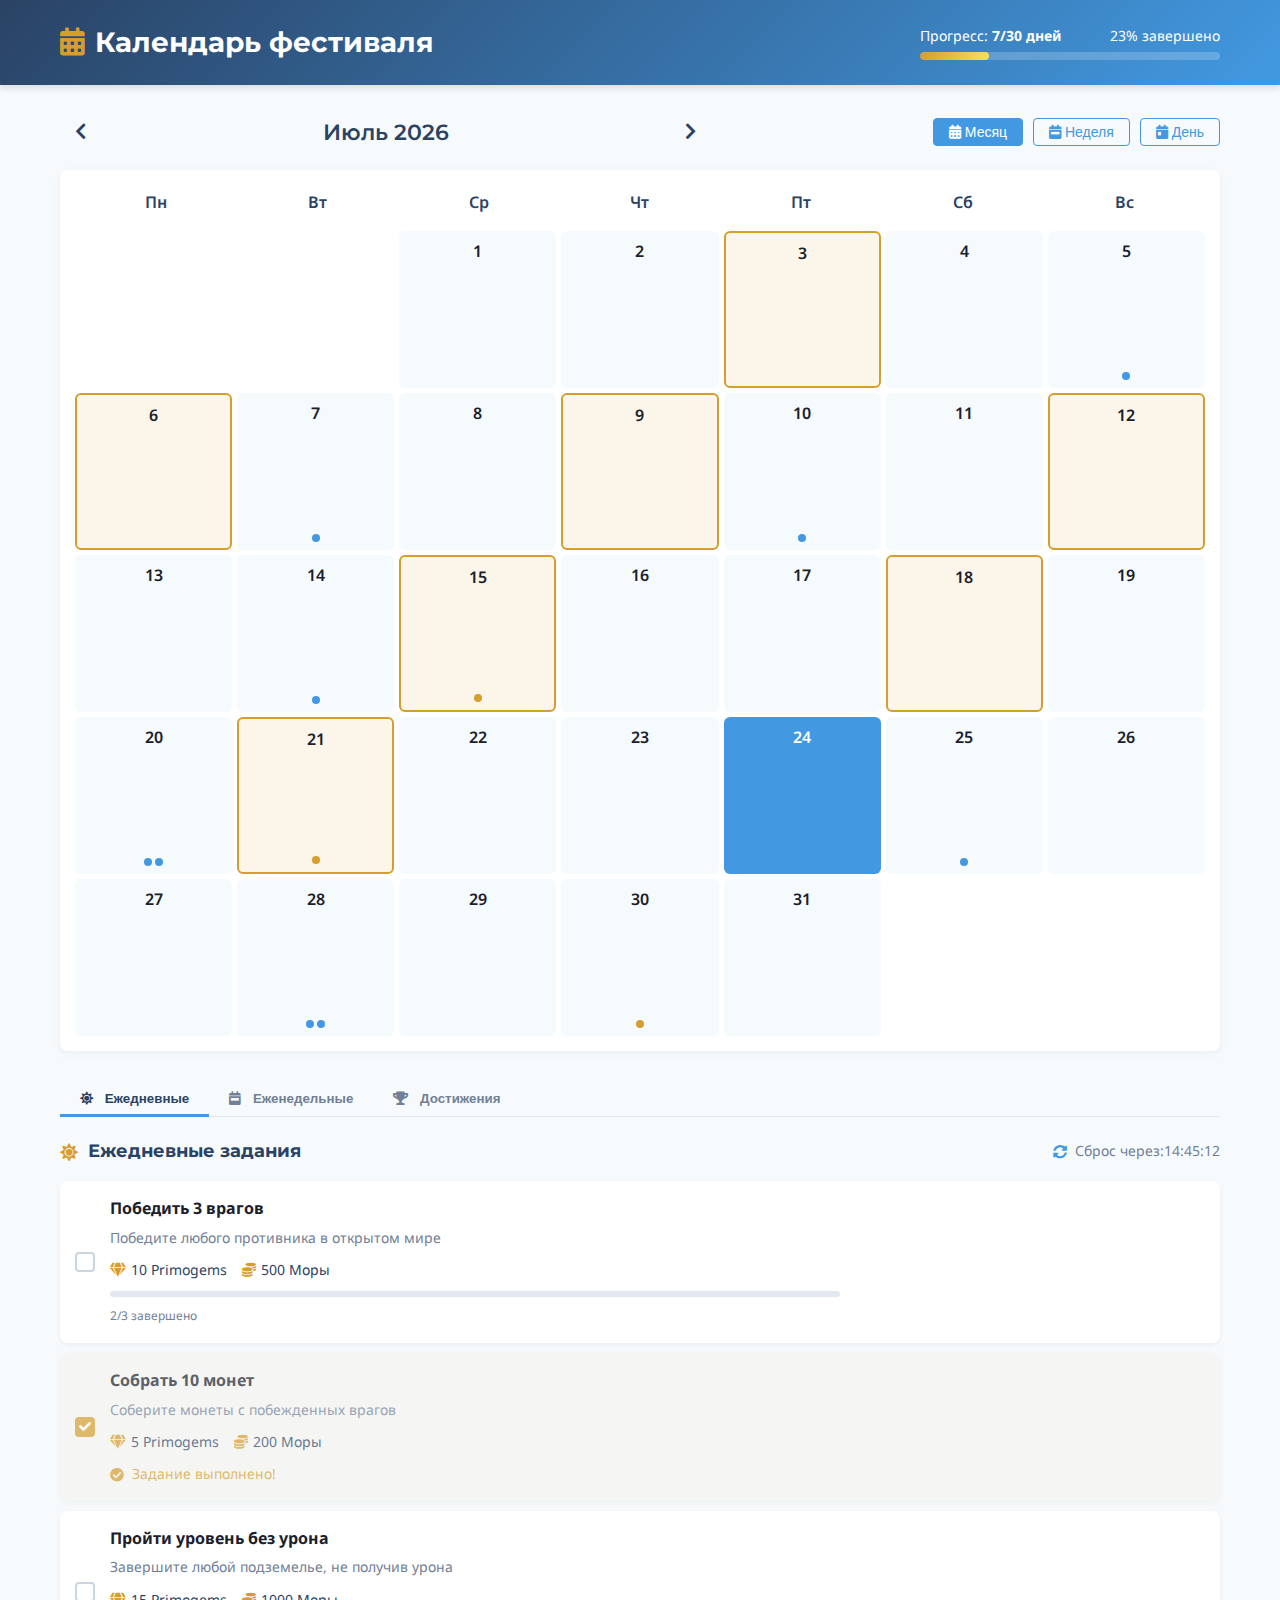
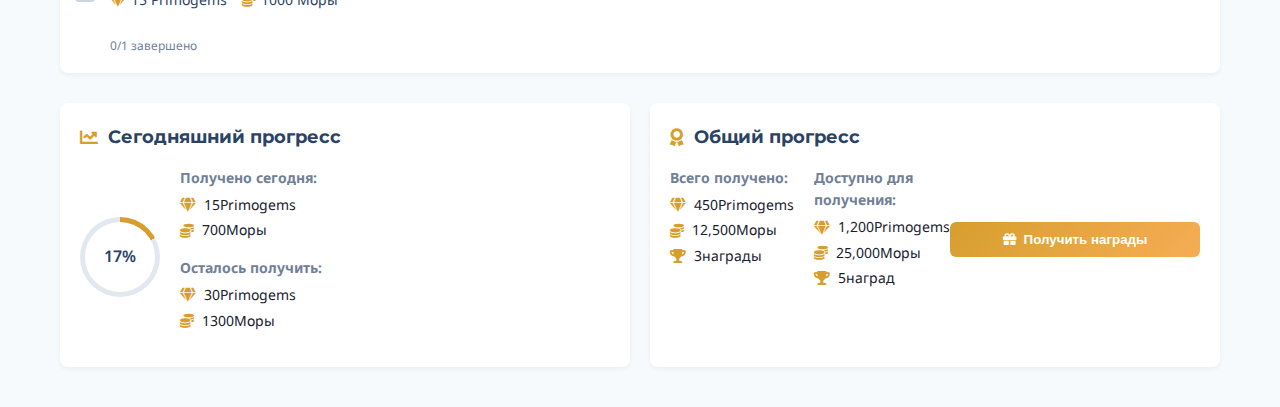
<file: sss/calendar.html>
<!DOCTYPE html>
<html lang="ru">
<head>
  <meta charset="UTF-8">
  <meta name="viewport" content="width=device-width, initial-scale=1.0">
  <title>Календарь событий | Летний фестиваль Genshin Impact 2025</title>
  <meta name="description" content="Календарь событий и заданий летнего фестиваля Genshin Impact 2025">
  <link rel="stylesheet" href="https://cdnjs.cloudflare.com/ajax/libs/font-awesome/5.15.4/css/all.min.css">
  <link href="https://fonts.googleapis.com/css2?family=Noto+Sans:wght@400;500;600;700&family=Montserrat:wght@600;700&display=swap" rel="stylesheet">
  <style>
    :root {
      --genshin-blue: #2a4365;
      --genshin-light-blue: #4299e1;
      --genshin-gold: #d69e2e;
      --genshin-dark: #1a202c;
      --genshin-bg: #f7fafc;
      --genshin-card-bg: #ffffff;
    }
    
    * {
      box-sizing: border-box;
      margin: 0;
      padding: 0;
    }
    
    body {
      font-family: 'Noto Sans', sans-serif;
      background-color: var(--genshin-bg);
      color: var(--genshin-dark);
      line-height: 1.6;
    }
    
    .container {
      max-width: 1200px;
      margin: 0 auto;
      padding: 0 20px;
    }
    
    /* Header Styles */
    .calendar-header {
      background: linear-gradient(135deg, var(--genshin-blue) 0%, var(--genshin-light-blue) 100%);
      color: white;
      padding: 20px 0;
      box-shadow: 0 4px 6px rgba(0, 0, 0, 0.1);
    }
    
    .header-content {
      display: flex;
      justify-content: space-between;
      align-items: center;
      flex-wrap: wrap;
    }
    
    .page-title {
      font-family: 'Montserrat', sans-serif;
      font-size: 28px;
      font-weight: 700;
      display: flex;
      align-items: center;
    }
    
    .page-title i {
      margin-right: 10px;
      color: var(--genshin-gold);
    }
    
    .event-progress {
      width: 300px;
    }
    
    .progress-info {
      display: flex;
      justify-content: space-between;
      margin-bottom: 5px;
      font-size: 14px;
    }
    
    .progress-bar {
      height: 8px;
      background-color: rgba(255, 255, 255, 0.2);
      border-radius: 4px;
      overflow: hidden;
    }
    
    .progress-fill {
      height: 100%;
      background: linear-gradient(90deg, var(--genshin-gold) 0%, #f6e05e 100%);
      border-radius: 4px;
      transition: width 0.5s ease;
    }
    
    /* Calendar Controls */
    .calendar-controls {
      display: flex;
      justify-content: space-between;
      align-items: center;
      margin: 30px 0 20px;
      flex-wrap: wrap;
    }
    
    .calendar-nav {
      background: none;
      border: none;
      font-size: 18px;
      color: var(--genshin-blue);
      cursor: pointer;
      padding: 5px 15px;
      border-radius: 4px;
      transition: all 0.3s ease;
    }
    
    .calendar-nav:hover {
      background-color: rgba(66, 153, 225, 0.1);
    }
    
    .current-month {
      font-family: 'Montserrat', sans-serif;
      font-size: 22px;
      font-weight: 600;
      color: var(--genshin-blue);
    }
    
    .view-options {
      display: flex;
      gap: 10px;
    }
    
    .view-option {
      background: none;
      border: 1px solid var(--genshin-light-blue);
      color: var(--genshin-light-blue);
      padding: 5px 15px;
      border-radius: 4px;
      cursor: pointer;
      font-size: 14px;
      transition: all 0.3s ease;
    }
    
    .view-option.active {
      background-color: var(--genshin-light-blue);
      color: white;
    }
    
    .view-option:hover:not(.active) {
      background-color: rgba(66, 153, 225, 0.1);
    }
    
    /* Calendar Grid */
    .calendar-grid {
      background-color: var(--genshin-card-bg);
      border-radius: 8px;
      box-shadow: 0 2px 10px rgba(0, 0, 0, 0.05);
      padding: 15px;
      margin-bottom: 30px;
    }
    
    .day-names {
      display: grid;
      grid-template-columns: repeat(7, 1fr);
      text-align: center;
      font-weight: 600;
      color: var(--genshin-blue);
      margin-bottom: 10px;
    }
    
    .day-name {
      padding: 5px;
    }
    
    .day-grid {
      display: grid;
      grid-template-columns: repeat(7, 1fr);
      gap: 5px;
    }
    
    .day {
      aspect-ratio: 1;
      display: flex;
      flex-direction: column;
      align-items: center;
      justify-content: space-between;
      padding: 8px;
      border-radius: 6px;
      cursor: pointer;
      transition: all 0.3s ease;
      position: relative;
      background-color: rgba(66, 153, 225, 0.05);
    }
    
    .day.empty {
      visibility: hidden;
    }
    
    .day:hover:not(.empty) {
      background-color: rgba(66, 153, 225, 0.1);
    }
    
    .day.active {
      background-color: var(--genshin-light-blue);
      color: white;
    }
    
    .day.completed {
      background-color: rgba(214, 158, 46, 0.1);
      border: 2px solid var(--genshin-gold);
    }
    
    .day-number {
      font-weight: 600;
      font-size: 16px;
    }
    
    .day-events {
      display: flex;
      gap: 3px;
    }
    
    .event-dot {
      width: 8px;
      height: 8px;
      border-radius: 50%;
      background-color: var(--genshin-light-blue);
    }
    
    .event-dot.primary {
      background-color: var(--genshin-gold);
    }
    
    .day.active .event-dot {
      background-color: white;
    }
    
    .day.active .event-dot.primary {
      background-color: #f6e05e;
    }
    
    /* Quests Section */
    .quests-section {
      margin-bottom: 40px;
    }
    
    .quests-tabs {
      display: flex;
      border-bottom: 1px solid #e2e8f0;
      margin-bottom: 20px;
    }
    
    .quest-tab {
      background: none;
      border: none;
      padding: 10px 20px;
      font-weight: 600;
      color: #718096;
      cursor: pointer;
      position: relative;
      transition: all 0.3s ease;
    }
    
    .quest-tab.active {
      color: var(--genshin-blue);
    }
    
    .quest-tab.active::after {
      content: '';
      position: absolute;
      bottom: -1px;
      left: 0;
      right: 0;
      height: 3px;
      background-color: var(--genshin-light-blue);
    }
    
    .quest-tab i {
      margin-right: 8px;
    }
    
    .quest-tab-content {
      display: none;
    }
    
    .quest-tab-content.active {
      display: block;
    }
    
    .quest-header {
      display: flex;
      justify-content: space-between;
      align-items: center;
      margin-bottom: 15px;
    }
    
    .quest-header h3 {
      font-family: 'Montserrat', sans-serif;
      font-size: 18px;
      color: var(--genshin-blue);
      display: flex;
      align-items: center;
    }
    
    .quest-header h3 i {
      margin-right: 10px;
      color: var(--genshin-gold);
    }
    
    .quest-reset {
      font-size: 14px;
      color: #718096;
      display: flex;
      align-items: center;
    }
    
    .quest-reset i {
      margin-right: 8px;
      color: var(--genshin-light-blue);
    }
    
    /* Tasks List */
    .tasks-list {
      list-style: none;
    }
    
    .task-item {
      background-color: var(--genshin-card-bg);
      border-radius: 8px;
      padding: 15px;
      margin-bottom: 10px;
      box-shadow: 0 2px 5px rgba(0, 0, 0, 0.05);
      display: flex;
      transition: all 0.3s ease;
    }
    
    .task-item:hover {
      box-shadow: 0 4px 10px rgba(0, 0, 0, 0.1);
    }
    
    .task-item.completed {
      opacity: 0.7;
      background-color: rgba(214, 158, 46, 0.05);
    }
    
    .task-checkbox {
      margin-right: 15px;
      display: flex;
      align-items: center;
    }
    
    .task-checkbox input {
      display: none;
    }
    
    .task-checkbox label {
      width: 20px;
      height: 20px;
      border: 2px solid #cbd5e0;
      border-radius: 4px;
      cursor: pointer;
      position: relative;
      transition: all 0.3s ease;
    }
    
    .task-checkbox input:checked + label {
      background-color: var(--genshin-gold);
      border-color: var(--genshin-gold);
    }
    
    .task-checkbox input:checked + label::after {
      content: '\f00c';
      font-family: 'Font Awesome 5 Free';
      font-weight: 900;
      position: absolute;
      top: 50%;
      left: 50%;
      transform: translate(-50%, -50%);
      color: white;
      font-size: 12px;
    }
    
    .task-info {
      flex: 1;
    }
    
    .task-info h4 {
      font-size: 16px;
      margin-bottom: 5px;
      color: var(--genshin-dark);
    }
    
    .task-description {
      font-size: 14px;
      color: #718096;
      margin-bottom: 10px;
    }
    
    .task-reward {
      display: flex;
      gap: 15px;
      margin-bottom: 10px;
    }
    
    .reward-item {
      font-size: 14px;
      color: var(--genshin-blue);
      display: flex;
      align-items: center;
    }
    
    .reward-item i {
      margin-right: 5px;
      color: var(--genshin-gold);
    }
    
    .task-progress {
      margin-top: 10px;
    }
    
    .task-progress .progress-bar {
      height: 6px;
      background-color: #e2e8f0;
      border-radius: 3px;
      margin-bottom: 5px;
      overflow: hidden;
    }
    
    .task-progress .progress-bar > div {
      height: 100%;
      background: linear-gradient(90deg, var(--genshin-gold) 0%, #f6e05e 100%);
      border-radius: 3px;
      transition: width 0.5s ease;
    }
    
    .task-progress span {
      font-size: 12px;
      color: #718096;
    }
    
    .task-complete {
      font-size: 14px;
      color: var(--genshin-gold);
      display: flex;
      align-items: center;
      margin-top: 5px;
    }
    
    .task-complete i {
      margin-right: 8px;
    }
    
    /* Achievements Grid */
    .achievements-grid {
      display: grid;
      grid-template-columns: repeat(auto-fill, minmax(250px, 1fr));
      gap: 15px;
    }
    
    .achievement-card {
      background-color: var(--genshin-card-bg);
      border-radius: 8px;
      padding: 15px;
      box-shadow: 0 2px 5px rgba(0, 0, 0, 0.05);
      text-align: center;
      transition: all 0.3s ease;
    }
    
    .achievement-card:hover {
      box-shadow: 0 4px 10px rgba(0, 0, 0, 0.1);
    }
    
    .achievement-card.locked {
      opacity: 0.6;
    }
    
    .achievement-card.in-progress {
      border-left: 4px solid var(--genshin-light-blue);
    }
    
    .achievement-card.unlocked {
      border-left: 4px solid var(--genshin-gold);
    }
    
    .achievement-icon {
      width: 50px;
      height: 50px;
      background-color: rgba(66, 153, 225, 0.1);
      border-radius: 50%;
      display: flex;
      align-items: center;
      justify-content: center;
      margin: 0 auto 15px;
      color: var(--genshin-light-blue);
      font-size: 20px;
    }
    
    .achievement-card.unlocked .achievement-icon {
      background-color: rgba(214, 158, 46, 0.1);
      color: var(--genshin-gold);
    }
    
    .achievement-card h4 {
      font-size: 16px;
      margin-bottom: 5px;
      color: var(--genshin-dark);
    }
    
    .achievement-card p {
      font-size: 14px;
      color: #718096;
      margin-bottom: 10px;
    }
    
    .achievement-progress {
      font-size: 14px;
      color: var(--genshin-blue);
      margin-bottom: 10px;
    }
    
    .achievement-complete {
      font-size: 14px;
      color: var(--genshin-gold);
      display: flex;
      align-items: center;
      justify-content: center;
      margin-bottom: 10px;
    }
    
    .achievement-complete i {
      margin-right: 8px;
    }
    
    .achievement-reward {
      font-size: 14px;
      color: var(--genshin-gold);
      display: flex;
      align-items: center;
      justify-content: center;
    }
    
    .achievement-reward i {
      margin-right: 8px;
    }
    
    /* Summary Cards */
    .quests-summary {
      display: grid;
      grid-template-columns: 1fr 1fr;
      gap: 20px;
      margin-top: 30px;
    }
    
    .summary-card {
      background-color: var(--genshin-card-bg);
      border-radius: 8px;
      padding: 20px;
      box-shadow: 0 2px 5px rgba(0, 0, 0, 0.05);
    }
    
    .summary-card h4 {
      font-family: 'Montserrat', sans-serif;
      font-size: 18px;
      color: var(--genshin-blue);
      margin-bottom: 15px;
      display: flex;
      align-items: center;
    }
    
    .summary-card h4 i {
      margin-right: 10px;
      color: var(--genshin-gold);
    }
    
    .summary-content {
      display: flex;
      align-items: center;
    }
    
    .progress-circle {
      width: 80px;
      height: 80px;
      border-radius: 50%;
      background: conic-gradient(var(--genshin-gold) 33%, #e2e8f0 33%);
      display: flex;
      align-items: center;
      justify-content: center;
      margin-right: 20px;
      position: relative;
    }
    
    .progress-circle::before {
      content: '';
      position: absolute;
      width: 70px;
      height: 70px;
      background-color: white;
      border-radius: 50%;
    }
    
    .progress-circle span {
      position: relative;
      font-weight: 600;
      color: var(--genshin-blue);
    }
    
    .summary-details {
      flex: 1;
    }
    
    .rewards-earned, .rewards-remaining {
      margin-bottom: 15px;
    }
    
    .rewards-earned h5, .rewards-remaining h5 {
      font-size: 14px;
      color: #718096;
      margin-bottom: 5px;
    }
    
    .rewards-earned ul, .rewards-remaining ul {
      list-style: none;
    }
    
    .rewards-earned li, .rewards-remaining li {
      font-size: 14px;
      color: var(--genshin-dark);
      margin-bottom: 3px;
      display: flex;
      align-items: center;
    }
    
    .rewards-earned i, .rewards-remaining i {
      margin-right: 8px;
      color: var(--genshin-gold);
    }
    
    .total-rewards {
      display: grid;
      grid-template-columns: 1fr 1fr;
      gap: 20px;
      margin-bottom: 20px;
    }
    
    .rewards-collected h5, .rewards-available h5 {
      font-size: 14px;
      color: #718096;
      margin-bottom: 5px;
    }
    
    .rewards-collected ul, .rewards-available ul {
      list-style: none;
    }
    
    .rewards-collected li, .rewards-available li {
      font-size: 14px;
      color: var(--genshin-dark);
      margin-bottom: 3px;
      display: flex;
      align-items: center;
    }
    
    .rewards-collected i, .rewards-available i {
      margin-right: 8px;
      color: var(--genshin-gold);
    }
    
    .btn {
      display: inline-flex;
      align-items: center;
      justify-content: center;
      padding: 10px 20px;
      border-radius: 6px;
      font-weight: 600;
      cursor: pointer;
      transition: all 0.3s ease;
      border: none;
      text-decoration: none;
    }
    
    .btn-primary {
      background: linear-gradient(135deg, var(--genshin-gold) 0%, #f6ad55 100%);
      color: white;
    }
    
    .btn-primary:hover {
      background: linear-gradient(135deg, #b7791f 0%, #dd6b20 100%);
    }
    
    .btn-claim {
      width: 100%;
    }
    
    .btn-claim i {
      margin-right: 8px;
    }
    
    /* Responsive */
    @media (max-width: 768px) {
      .header-content {
        flex-direction: column;
        align-items: flex-start;
      }
      
      .event-progress {
        width: 100%;
        margin-top: 15px;
      }
      
      .calendar-controls {
        flex-direction: column;
        align-items: flex-start;
        gap: 15px;
      }
      
      .view-options {
        width: 100%;
        justify-content: space-between;
      }
      
      .quests-summary {
        grid-template-columns: 1fr;
      }
      
      .total-rewards {
        grid-template-columns: 1fr;
      }
    }
  </style>
</head>
<body>
  <header class="calendar-header">
    <div class="container">
      <div class="header-content">
        <h1 class="page-title">
          <i class="fas fa-calendar-alt"></i> Календарь фестиваля
        </h1>
        <div class="event-progress">
          <div class="progress-info">
            <span class="progress-text">Прогресс: <strong>12/30 дней</strong></span>
            <span class="progress-percent">40% завершено</span>
          </div>
          <div class="progress-bar">
            <div class="progress-fill" style="width: 40%"></div>
          </div>
        </div>
      </div>
    </div>
  </header>

  <main class="calendar-page">
    <div class="container">
      <div class="calendar-controls">
        <button class="calendar-nav prev-month">
          <i class="fas fa-chevron-left"></i>
        </button>
        <h2 class="current-month">Июль 2025</h2>
        <button class="calendar-nav next-month">
          <i class="fas fa-chevron-right"></i>
        </button>
        
        <div class="view-options">
          <button class="view-option active" data-view="month">
            <i class="fas fa-calendar-alt"></i> Месяц
          </button>
          <button class="view-option" data-view="week">
            <i class="fas fa-calendar-week"></i> Неделя
          </button>
          <button class="view-option" data-view="day">
            <i class="fas fa-calendar-day"></i> День
          </button>
        </div>
      </div>

      <section class="calendar-grid">
        <div class="day-names">
          <div class="day-name">Пн</div>
          <div class="day-name">Вт</div>
          <div class="day-name">Ср</div>
          <div class="day-name">Чт</div>
          <div class="day-name">Пт</div>
          <div class="day-name">Сб</div>
          <div class="day-name">Вс</div>
        </div>
        
        <div class="day-grid" id="dayGrid">
          <!-- Days will be generated by JavaScript -->
        </div>
      </section>

      <section class="quests-section">
        <div class="quests-tabs">
          <button class="quest-tab active" data-tab="daily">
            <i class="fas fa-sun"></i> Ежедневные
          </button>
          <button class="quest-tab" data-tab="weekly">
            <i class="fas fa-calendar-week"></i> Еженедельные
          </button>
          <button class="quest-tab" data-tab="achievements">
            <i class="fas fa-trophy"></i> Достижения
          </button>
        </div>
        
        <div class="quests-content">
          <div id="dailyTasks" class="quest-tab-content active">
            <div class="quest-header">
              <h3><i class="fas fa-sun"></i> Ежедневные задания</h3>
              <div class="quest-reset">
                <i class="fas fa-sync-alt"></i> Сброс через: <span id="dailyReset">12:34:56</span>
              </div>
            </div>
            <ul class="tasks-list" id="dailyTasksList">
              <!-- Daily tasks will be populated by JavaScript -->
            </ul>
          </div>
          
          <div id="weeklyTasks" class="quest-tab-content">
            <div class="quest-header">
              <h3><i class="fas fa-calendar-week"></i> Еженедельные задания</h3>
              <div class="quest-reset">
                <i class="fas fa-sync-alt"></i> Сброс через: <span id="weeklyReset">3 дня 12:34:56</span>
              </div>
            </div>
            <ul class="tasks-list" id="weeklyTasksList">
              <!-- Weekly tasks will be populated by JavaScript -->
            </ul>
          </div>
          
          <div id="achievements" class="quest-tab-content">
            <div class="quest-header">
              <h3><i class="fas fa-trophy"></i> Достижения фестиваля</h3>
            </div>
            <div class="achievements-grid" id="achievementsGrid">
              <!-- Achievements will be populated by JavaScript -->
            </div>
          </div>
        </div>
        
        <div class="quests-summary">
          <div class="summary-card today-progress">
            <h4><i class="fas fa-chart-line"></i> Сегодняшний прогресс</h4>
            <div class="summary-content">
              <div class="progress-circle" data-percent="33">
                <span>33%</span>
              </div>
              <div class="summary-details">
                <div class="rewards-earned">
                  <h5>Получено сегодня:</h5>
                  <ul>
                    <li><i class="fas fa-gem"></i> <span id="todayPrimos">15</span> Primogems</li>
                    <li><i class="fas fa-coins"></i> <span id="todayMora">700</span> Моры</li>
                  </ul>
                </div>
                <div class="rewards-remaining">
                  <h5>Осталось получить:</h5>
                  <ul>
                    <li><i class="fas fa-gem"></i> <span id="remainingPrimos">30</span> Primogems</li>
                    <li><i class="fas fa-coins"></i> <span id="remainingMora">1300</span> Моры</li>
                  </ul>
                </div>
              </div>
            </div>
          </div>
          
          <div class="summary-card total-progress">
            <h4><i class="fas fa-award"></i> Общий прогресс</h4>
            <div class="summary-content">
              <div class="total-rewards">
                <div class="rewards-collected">
                  <h5>Всего получено:</h5>
                  <ul>
                    <li><i class="fas fa-gem"></i> <span id="totalPrimos">450</span> Primogems</li>
                    <li><i class="fas fa-coins"></i> <span id="totalMora">12,500</span> Моры</li>
                    <li><i class="fas fa-trophy"></i> <span id="totalRewards">3</span> награды</li>
                  </ul>
                </div>
                <div class="rewards-available">
                  <h5>Доступно для получения:</h5>
                  <ul>
                    <li><i class="fas fa-gem"></i> <span id="availablePrimos">1,200</span> Primogems</li>
                    <li><i class="fas fa-coins"></i> <span id="availableMora">25,000</span> Моры</li>
                    <li><i class="fas fa-trophy"></i> <span id="availableRewards">5</span> наград</li>
                  </ul>
                </div>
              </div>
              <button class="btn btn-primary btn-claim" id="claimRewards">
                <i class="fas fa-gift"></i> Получить награды
              </button>
            </div>
          </div>
        </div>
      </section>
    </div>
  </main>

  <script>
    document.addEventListener('DOMContentLoaded', function() {
      // Calendar data
      const currentDate = new Date();
      const currentMonth = currentDate.getMonth();
      const currentYear = currentDate.getFullYear();
      const today = currentDate.getDate();
      
      // Update month and year display
      const monthNames = ["Январь", "Февраль", "Март", "Апрель", "Май", "Июнь", 
                          "Июль", "Август", "Сентябрь", "Октябрь", "Ноябрь", "Декабрь"];
      document.querySelector('.current-month').textContent = `${monthNames[currentMonth]} ${currentYear}`;
      
      // Generate calendar days
      function generateCalendar() {
        const firstDay = new Date(currentYear, currentMonth, 1).getDay();
        const daysInMonth = new Date(currentYear, currentMonth + 1, 0).getDate();
        
        // Adjust for Russian week start (Monday)
        let firstDayIndex = firstDay === 0 ? 6 : firstDay - 1;
        
        const dayGrid = document.getElementById('dayGrid');
        dayGrid.innerHTML = '';
        
        // Add empty cells for days before the first day of the month
        for (let i = 0; i < firstDayIndex; i++) {
          const emptyDay = document.createElement('div');
          emptyDay.className = 'day empty';
          dayGrid.appendChild(emptyDay);
        }
        
        // Add days of the month
        for (let i = 1; i <= daysInMonth; i++) {
          const dayElement = document.createElement('div');
          dayElement.className = 'day';
          if (i === today) dayElement.classList.add('active');
          
          // Mark some days as completed (for demo)
          if (i < today && i % 3 === 0) dayElement.classList.add('completed');
          
          const dayNumber = document.createElement('div');
          dayNumber.className = 'day-number';
          dayNumber.textContent = i;
          dayElement.appendChild(dayNumber);
          
          // Add event dots for some days (for demo)
          if (i % 5 === 0 || i % 7 === 0) {
            const dayEvents = document.createElement('div');
            dayEvents.className = 'day-events';
            
            const eventDot1 = document.createElement('div');
            eventDot1.className = 'event-dot';
            if (i % 3 === 0) eventDot1.classList.add('primary');
            dayEvents.appendChild(eventDot1);
            
            if (i % 4 === 0) {
              const eventDot2 = document.createElement('div');
              eventDot2.className = 'event-dot';
              dayEvents.appendChild(eventDot2);
            }
            
            dayElement.appendChild(dayEvents);
          }
          
          // Add click event to mark day as completed
          dayElement.addEventListener('click', function() {
            if (i <= today) {
              this.classList.toggle('completed');
              updateProgress();
            }
          });
          
          dayGrid.appendChild(dayElement);
        }
      }
      
      // Generate tasks
      function generateTasks() {
        const dailyTasks = [
          {
            id: 'task1',
            title: 'Победить 3 врагов',
            description: 'Победите любого противника в открытом мире',
            rewards: [
              { type: 'primogems', amount: 10 },
              { type: 'mora', amount: 500 }
            ],
            progress: { current: 2, total: 3 },
            completed: false
          },
          {
            id: 'task2',
            title: 'Собрать 10 монет',
            description: 'Соберите монеты с побежденных врагов',
            rewards: [
              { type: 'primogems', amount: 5 },
              { type: 'mora', amount: 200 }
            ],
            progress: { current: 10, total: 10 },
            completed: true
          },
          {
            id: 'task3',
            title: 'Пройти уровень без урона',
            description: 'Завершите любой подземелье, не получив урона',
            rewards: [
              { type: 'primogems', amount: 15 },
              { type: 'mora', amount: 1000 }
            ],
            progress: { current: 0, total: 1 },
            completed: false
          }
        ];
        
        const weeklyTasks = [
          {
            id: 'task4',
            title: 'Завершить 5 уровней',
            description: 'Пройдите любые подземелья или испытания',
            rewards: [
              { type: 'primogems', amount: 50 },
              { type: 'mora', amount: 2000 }
            ],
            progress: { current: 2, total: 5 },
            completed: false
          },
          {
            id: 'task5',
            title: 'Собрать 100 монет',
            description: 'Соберите монеты с побежденных врагов',
            rewards: [
              { type: 'primogems', amount: 30 },
              { type: 'mora', amount: 1500 }
            ],
            progress: { current: 65, total: 100 },
            completed: false
          },
          {
            id: 'task6',
            title: 'Победить босса',
            description: 'Победите любого мирового босса',
            rewards: [
              { type: 'primogems', amount: 80 },
              { type: 'mora', amount: 3000 }
            ],
            progress: { current: 0, total: 1 },
            completed: false
          }
        ];
        
        const achievements = [
          {
            id: 'ach1',
            title: 'Мастер фестиваля',
            description: 'Выполнить все задания фестиваля',
            progress: { current: 0, total: 42 },
            reward: { type: 'primogems', amount: 200 },
            status: 'locked'
          },
          {
            id: 'ach2',
            title: 'Первая победа',
            description: 'Выполнить первое задание',
            progress: { current: 1, total: 1 },
            reward: { type: 'primogems', amount: 20 },
            status: 'unlocked'
          },
          {
            id: 'ach3',
            title: 'Собиратель сокровищ',
            description: 'Собрать 500 монет',
            progress: { current: 127, total: 500 },
            reward: { type: 'primogems', amount: 50 },
            status: 'in-progress'
          }
        ];
        
        // Render daily tasks
        const dailyTasksList = document.getElementById('dailyTasksList');
        dailyTasksList.innerHTML = '';
        
        dailyTasks.forEach(task => {
          const taskItem = document.createElement('li');
          taskItem.className = 'task-item';
          if (task.completed) taskItem.classList.add('completed');
          
          taskItem.innerHTML = `
            <div class="task-checkbox">
              <input type="checkbox" id="${task.id}" ${task.completed ? 'checked' : ''}>
              <label for="${task.id}"></label>
            </div>
            <div class="task-info">
              <h4>${task.title}</h4>
              <p class="task-description">${task.description}</p>
              <div class="task-reward">
                ${task.rewards.map(reward => `
                  <span class="reward-item">
                    <i class="fas fa-${reward.type === 'primogems' ? 'gem' : 'coins'}"></i> 
                    ${reward.amount} ${reward.type === 'primogems' ? 'Primogems' : 'Моры'}
                  </span>
                `).join('')}
              </div>
              ${task.completed ? `
                <div class="task-complete">
                  <i class="fas fa-check-circle"></i> Задание выполнено!
                </div>
              ` : `
                <div class="task-progress">
                  <div class="progress-bar" style="width: ${(task.progress.current / task.progress.total) * 100}%"></div>
                  <span>${task.progress.current}/${task.progress.total} завершено</span>
                </div>
              `}
            </div>
          `;
          
          // Add checkbox event
          const checkbox = taskItem.querySelector('input');
          checkbox.addEventListener('change', function() {
            taskItem.classList.toggle('completed', this.checked);
            task.completed = this.checked;
            updateProgress();
          });
          
          dailyTasksList.appendChild(taskItem);
        });
        
        // Render weekly tasks
        const weeklyTasksList = document.getElementById('weeklyTasksList');
        weeklyTasksList.innerHTML = '';
        
        weeklyTasks.forEach(task => {
          const taskItem = document.createElement('li');
          taskItem.className = 'task-item';
          if (task.completed) taskItem.classList.add('completed');
          
          taskItem.innerHTML = `
            <div class="task-checkbox">
              <input type="checkbox" id="${task.id}" ${task.completed ? 'checked' : ''}>
              <label for="${task.id}"></label>
            </div>
            <div class="task-info">
              <h4>${task.title}</h4>
              <p class="task-description">${task.description}</p>
              <div class="task-reward">
                ${task.rewards.map(reward => `
                  <span class="reward-item">
                    <i class="fas fa-${reward.type === 'primogems' ? 'gem' : 'coins'}"></i> 
                    ${reward.amount} ${reward.type === 'primogems' ? 'Primogems' : 'Моры'}
                  </span>
                `).join('')}
              </div>
              ${task.completed ? `
                <div class="task-complete">
                  <i class="fas fa-check-circle"></i> Задание выполнено!
                </div>
              ` : `
                <div class="task-progress">
                  <div class="progress-bar" style="width: ${(task.progress.current / task.progress.total) * 100}%"></div>
                  <span>${task.progress.current}/${task.progress.total} завершено</span>
                </div>
              `}
            </div>
          `;
          
          // Add checkbox event
          const checkbox = taskItem.querySelector('input');
          checkbox.addEventListener('change', function() {
            taskItem.classList.toggle('completed', this.checked);
            task.completed = this.checked;
            updateProgress();
          });
          
          weeklyTasksList.appendChild(taskItem);
        });
        
        // Render achievements
        const achievementsGrid = document.getElementById('achievementsGrid');
        achievementsGrid.innerHTML = '';
        
        achievements.forEach(ach => {
          const achCard = document.createElement('div');
          achCard.className = `achievement-card ${ach.status}`;
          
          achCard.innerHTML = `
            <div class="achievement-icon">
              <i class="fas fa-${ach.status === 'locked' ? 'lock' : ach.status === 'unlocked' ? 'check' : 'hourglass-half'}"></i>
            </div>
            <h4>${ach.title}</h4>
            <p>${ach.description}</p>
            ${ach.status === 'unlocked' ? `
              <div class="achievement-complete">
                <i class="fas fa-check-circle"></i> Получено!
              </div>
            ` : `
              <div class="achievement-progress">${ach.progress.current}/${ach.progress.total}</div>
            `}
            <div class="achievement-reward">
              <i class="fas fa-gem"></i> ${ach.reward.amount} Primogems
            </div>
          `;
          
          achievementsGrid.appendChild(achCard);
        });
      }
      
      // Update progress counters
      function updateProgress() {
        // Calculate completed days
        const completedDays = document.querySelectorAll('.day.completed').length;
        const totalDays = 30; // For this event
        const dayProgress = Math.round((completedDays / totalDays) * 100);
        
        // Update event progress
        document.querySelector('.progress-text strong').textContent = `${completedDays}/${totalDays} дней`;
        document.querySelector('.progress-percent').textContent = `${dayProgress}% завершено`;
        document.querySelector('.progress-fill').style.width = `${dayProgress}%`;
        
        // Update today's progress (simplified)
        const completedTasks = document.querySelectorAll('.task-item.completed').length;
        const totalTasks = 6; // For demo
        const taskProgress = Math.round((completedTasks / totalTasks) * 100);
        
        document.querySelector('.progress-circle').style.background = `conic-gradient(var(--genshin-gold) ${taskProgress}%, #e2e8f0 ${taskProgress}%)`;
        document.querySelector('.progress-circle span').textContent = `${taskProgress}%`;
      }
      
      // Tab switching
      document.querySelectorAll('.quest-tab').forEach(tab => {
        tab.addEventListener('click', function() {
          // Remove active class from all tabs and content
          document.querySelectorAll('.quest-tab').forEach(t => t.classList.remove('active'));
          document.querySelectorAll('.quest-tab-content').forEach(c => c.classList.remove('active'));
          
          // Add active class to clicked tab and corresponding content
          this.classList.add('active');
          const tabId = this.getAttribute('data-tab');
          document.getElementById(`${tabId}Tasks`).classList.add('active');
        });
      });
      
      // Claim rewards button
      document.getElementById('claimRewards').addEventListener('click', function() {
        alert('Награды успешно получены!');
      });
      
      // Navigation buttons
      document.querySelector('.prev-month').addEventListener('click', function() {
        alert('Переход к предыдущему месяцу');
      });
      
      document.querySelector('.next-month').addEventListener('click', function() {
        alert('Переход к следующему месяцу');
      });
      
      // View options
      document.querySelectorAll('.view-option').forEach(option => {
        option.addEventListener('click', function() {
          document.querySelectorAll('.view-option').forEach(opt => opt.classList.remove('active'));
          this.classList.add('active');
          alert(`Переключено на вид: ${this.getAttribute('data-view')}`);
        });
      });
      
      // Countdown timers
      function updateCountdowns() {
        // Daily reset (every 24 hours)
        let now = new Date();
        let resetTime = new Date();
        resetTime.setHours(4, 0, 0, 0); // 4:00 AM reset time
        if (now > resetTime) {
          resetTime.setDate(resetTime.getDate() + 1);
        }
        
        let diff = resetTime - now;
        let hours = Math.floor(diff / (1000 * 60 * 60));
        let minutes = Math.floor((diff % (1000 * 60 * 60)) / (1000 * 60));
        let seconds = Math.floor((diff % (1000 * 60)) / 1000);
        
        document.getElementById('dailyReset').textContent = 
          `${hours.toString().padStart(2, '0')}:${minutes.toString().padStart(2, '0')}:${seconds.toString().padStart(2, '0')}`;
        
        // Weekly reset (every Monday at 4:00 AM)
        let weeklyReset = new Date();
        weeklyReset.setHours(4, 0, 0, 0);
        let daysUntilReset = (1 - weeklyReset.getDay() + 7) % 7;
        if (daysUntilReset === 0 && now > weeklyReset) {
          daysUntilReset = 7;
        }
        weeklyReset.setDate(weeklyReset.getDate() + daysUntilReset);
        
        let weeklyDiff = weeklyReset - now;
        let weeklyDays = Math.floor(weeklyDiff / (1000 * 60 * 60 * 24));
        let weeklyHours = Math.floor((weeklyDiff % (1000 * 60 * 60 * 24)) / (1000 * 60 * 60));
        
        document.getElementById('weeklyReset').textContent = 
          `${weeklyDays} дней ${weeklyHours.toString().padStart(2, '0')}:${minutes.toString().padStart(2, '0')}:${seconds.toString().padStart(2, '0')}`;
      }
      
      // Initialize
      generateCalendar();
      generateTasks();
      updateProgress();
      updateCountdowns();
      
      // Update countdowns every second
      setInterval(updateCountdowns, 1000);
    });
  </script>
</body>
</html>
</file>
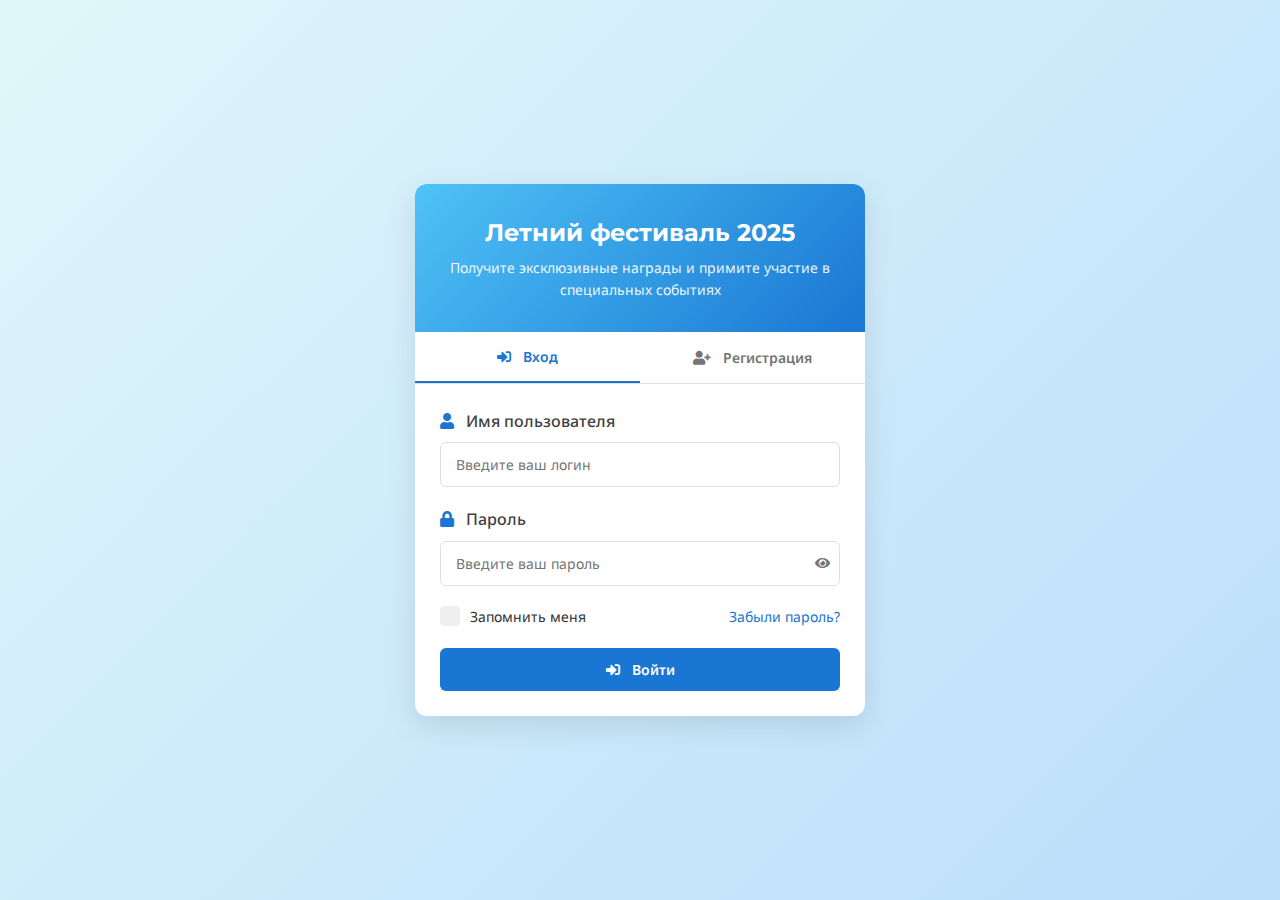
<file: sss/login.html>
<!DOCTYPE html>
<html lang="ru">
<head>
  <meta charset="UTF-8">
  <meta name="viewport" content="width=device-width, initial-scale=1.0">
  <title>Регистрация | Летний фестиваль Genshin Impact 2025</title>
  <meta name="description" content="Зарегистрируйтесь для участия в летнем фестивале Genshin Impact 2025">
  <link rel="stylesheet" href="https://cdnjs.cloudflare.com/ajax/libs/font-awesome/5.15.4/css/all.min.css">
  <link href="https://fonts.googleapis.com/css2?family=Noto+Sans:wght@400;500;600;700&family=Montserrat:wght@600;700&display=swap" rel="stylesheet">
  <style>
    * {
      box-sizing: border-box;
      margin: 0;
      padding: 0;
    }
    
    body {
      font-family: 'Noto Sans', sans-serif;
      background-color: #f5f7fa;
      color: #333;
      line-height: 1.6;
    }
    
    .auth-container {
       background: url('https://i.imgur.com/JqYeZ0L.jpg') no-repeat center center;
  background-size: cover;
      display: flex;
      justify-content: center;
      align-items: center;
      min-height: 100vh;
      padding: 20px;
      background: linear-gradient(135deg, #e0f7fa 0%, #bbdefb 100%);
    }
    
    .auth-card {
      background: white;
      border-radius: 12px;
      box-shadow: 0 10px 30px rgba(0, 0, 0, 0.1);
      width: 100%;
      max-width: 450px;
      overflow: hidden;
    }
    
    .auth-header {
      padding: 30px;
      text-align: center;
      background: linear-gradient(135deg, #4fc3f7 0%, #1976d2 100%);
      color: white;
    }
    
    .auth-logo {
      width: 80px;
      height: auto;
      margin-bottom: 15px;
    }
    
    .auth-title {
      font-family: 'Montserrat', sans-serif;
      font-size: 24px;
      font-weight: 700;
      margin-bottom: 5px;
    }
    
    .auth-subtitle {
      font-size: 14px;
      opacity: 0.9;
    }
    
    .auth-tabs {
      display: flex;
      border-bottom: 1px solid #e0e0e0;
    }
    
    .auth-tab {
      flex: 1;
      padding: 15px;
      background: none;
      border: none;
      font-family: 'Noto Sans', sans-serif;
      font-weight: 600;
      font-size: 14px;
      color: #757575;
      cursor: pointer;
      transition: all 0.3s ease;
    }
    
    .auth-tab.active {
      color: #1976d2;
      border-bottom: 2px solid #1976d2;
    }
    
    .auth-tab i {
      margin-right: 8px;
    }
    
    .auth-form {
      padding: 25px;
      display: none;
    }
    
    .auth-form.active-form {
      display: block;
    }
    
    .form-group {
      margin-bottom: 20px;
    }
    
    .form-label {
      display: block;
      font-weight: 500;
      margin-bottom: 8px;
      color: #424242;
    }
    
    .form-label i {
      margin-right: 8px;
      color: #1976d2;
    }
    
    input[type="text"],
    input[type="password"] {
      width: 100%;
      padding: 12px 15px;
      border: 1px solid #e0e0e0;
      border-radius: 6px;
      font-family: 'Noto Sans', sans-serif;
      font-size: 14px;
      transition: border 0.3s ease;
    }
    
    input[type="text"]:focus,
    input[type="password"]:focus {
      border-color: #1976d2;
      outline: none;
    }
    
    .password-container {
      position: relative;
    }
    
    .toggle-password {
      position: absolute;
      right: 10px;
      top: 50%;
      transform: translateY(-50%);
      background: none;
      border: none;
      color: #757575;
      cursor: pointer;
    }
    
    .input-hint {
      font-size: 12px;
      color: #757575;
      margin-top: 5px;
    }
    
    .form-options {
      display: flex;
      justify-content: space-between;
      align-items: center;
    }
    
    .checkbox-container {
      display: block;
      position: relative;
      padding-left: 30px;
      cursor: pointer;
      font-size: 14px;
      user-select: none;
    }
    
    .checkbox-container input {
      position: absolute;
      opacity: 0;
      cursor: pointer;
      height: 0;
      width: 0;
    }
    
    .checkmark {
      position: absolute;
      top: 0;
      left: 0;
      height: 20px;
      width: 20px;
      background-color: #eee;
      border-radius: 4px;
    }
    
    .checkbox-container:hover input ~ .checkmark {
      background-color: #e0e0e0;
    }
    
    .checkbox-container input:checked ~ .checkmark {
      background-color: #1976d2;
    }
    
    .checkmark:after {
      content: "";
      position: absolute;
      display: none;
    }
    
    .checkbox-container input:checked ~ .checkmark:after {
      display: block;
    }
    
    .checkbox-container .checkmark:after {
      left: 7px;
      top: 3px;
      width: 5px;
      height: 10px;
      border: solid white;
      border-width: 0 2px 2px 0;
      transform: rotate(45deg);
    }
    
    .forgot-password {
      color: #1976d2;
      font-size: 14px;
      text-decoration: none;
    }
    
    .forgot-password:hover {
      text-decoration: underline;
    }
    
    .btn {
      display: inline-block;
      padding: 12px 20px;
      border-radius: 6px;
      font-family: 'Noto Sans', sans-serif;
      font-weight: 600;
      font-size: 14px;
      text-align: center;
      cursor: pointer;
      transition: all 0.3s ease;
      border: none;
    }
    
    .btn-primary {
      background-color: #1976d2;
      color: white;
      width: 100%;
    }
    
    .btn-primary:hover {
      background-color: #1565c0;
    }
    
    .btn-auth i {
      margin-right: 8px;
    }
    
    .error-message {
      color: #d32f2f;
      font-size: 14px;
      margin-top: 15px;
      display: none;
    }
    
    .error-message i {
      margin-right: 8px;
    }
    
    .password-strength {
      margin-top: 10px;
    }
    
    .strength-meter {
      height: 5px;
      background: #e0e0e0;
      border-radius: 3px;
      overflow: hidden;
      margin-bottom: 5px;
    }
    
    .strength-fill {
      height: 100%;
      width: 0;
      background: #d32f2f;
      transition: all 0.3s ease;
    }
    
    .strength-text {
      font-size: 12px;
      color: #757575;
    }
    
    .strength-text span {
      font-weight: 600;
    }
  </style>
</head>
<body>
  <main class="auth-container">
    <div class="auth-card">
      <div class="auth-header">
      
        <h1 class="auth-title">Летний фестиваль 2025</h1>
        <p class="auth-subtitle">Получите эксклюзивные награды и примите участие в специальных событиях</p>
      </div>

      <div class="auth-tabs">
        <button id="loginTab" class="auth-tab active">
          <i class="fas fa-sign-in-alt"></i> Вход
        </button>
        <button id="registerTab" class="auth-tab">
          <i class="fas fa-user-plus"></i> Регистрация
        </button>
      </div>

      <!-- Форма входа -->
      <form id="loginForm" class="auth-form active-form">
        <div class="form-group">
          <label for="loginUsername" class="form-label">
            <i class="fas fa-user"></i> Имя пользователя
          </label>
          <input type="text" id="loginUsername" placeholder="Введите ваш логин" required>
        </div>
        
        <div class="form-group">
          <label for="loginPassword" class="form-label">
            <i class="fas fa-lock"></i> Пароль
          </label>
          <div class="password-container">
            <input type="password" id="loginPassword" placeholder="Введите ваш пароль" required>
            <button type="button" class="toggle-password" aria-label="Показать пароль">
              <i class="fas fa-eye"></i>
            </button>
          </div>
        </div>
        
        <div class="form-group form-options">
          <label class="checkbox-container">
            Запомнить меня
            <input type="checkbox" id="rememberMe">
            <span class="checkmark"></span>
          </label>
          <a href="#" class="forgot-password">Забыли пароль?</a>
        </div>
        
        <button type="submit" class="btn btn-primary btn-auth">
          <i class="fas fa-sign-in-alt"></i> Войти
        </button>
        
        <p id="loginError" class="error-message">
          <i class="fas fa-exclamation-circle"></i> Неверное имя пользователя или пароль
        </p>
      </form>

      <!-- Форма регистрации -->
      <form id="registerForm" class="auth-form">
        <div class="form-group">
          <label for="registerUsername" class="form-label">
            <i class="fas fa-user"></i> Имя пользователя
          </label>
          <input type="text" id="registerUsername" placeholder="Придумайте логин" required>
          <div class="input-hint">От 4 до 16 символов (буквы и цифры)</div>
        </div>
        
        <div class="form-group">
          <label for="registerPassword" class="form-label">
            <i class="fas fa-lock"></i> Пароль
          </label>
          <div class="password-container">
            <input type="password" id="registerPassword" placeholder="Придумайте пароль" required>
            <button type="button" class="toggle-password" aria-label="Показать пароль">
              <i class="fas fa-eye"></i>
            </button>
          </div>
          <div class="password-strength">
            <div class="strength-meter">
              <div class="strength-fill"></div>
            </div>
            <div class="strength-text">Надежность пароля: <span>—</span></div>
          </div>
        </div>
        
        <div class="form-group">
          <label for="registerRepeat" class="form-label">
            <i class="fas fa-redo"></i> Повторите пароль
          </label>
          <div class="password-container">
            <input type="password" id="registerRepeat" placeholder="Повторите пароль" required>
            <button type="button" class="toggle-password" aria-label="Показать пароль">
              <i class="fas fa-eye"></i>
            </button>
          </div>
        </div>
        
        <div class="form-group">
          <label class="checkbox-container">
            Я согласен с <a href="#">условиями использования</a> и <a href="#">политикой конфиденциальности</a>
            <input type="checkbox" id="registerAgree" required>
            <span class="checkmark"></span>
          </label>
        </div>
        
        <button type="submit" class="btn btn-primary btn-auth">
          <i class="fas fa-user-plus"></i> Зарегистрироваться
        </button>
        
        <p id="registerError" class="error-message">
          <i class="fas fa-exclamation-circle"></i> Пожалуйста, заполните все поля правильно
        </p>
      </form>
    </div>
  </main>

  <script>
    // Переключение между вкладками входа и регистрации
    document.getElementById('loginTab').addEventListener('click', function() {
      document.getElementById('loginTab').classList.add('active');
      document.getElementById('registerTab').classList.remove('active');
      document.getElementById('loginForm').classList.add('active-form');
      document.getElementById('registerForm').classList.remove('active-form');
    });
    
    document.getElementById('registerTab').addEventListener('click', function() {
      document.getElementById('registerTab').classList.add('active');
      document.getElementById('loginTab').classList.remove('active');
      document.getElementById('registerForm').classList.add('active-form');
      document.getElementById('loginForm').classList.remove('active-form');
    });
    
    // Показать/скрыть пароль
    const togglePasswordButtons = document.querySelectorAll('.toggle-password');
    togglePasswordButtons.forEach(button => {
      button.addEventListener('click', function() {
        const input = this.previousElementSibling;
        const icon = this.querySelector('i');
        
        if (input.type === 'password') {
          input.type = 'text';
          icon.classList.remove('fa-eye');
          icon.classList.add('fa-eye-slash');
        } else {
          input.type = 'password';
          icon.classList.remove('fa-eye-slash');
          icon.classList.add('fa-eye');
        }
      });
    });
    
    // Проверка сложности пароля при регистрации
    document.getElementById('registerPassword').addEventListener('input', function() {
      const password = this.value;
      const strengthFill = document.querySelector('.strength-fill');
      const strengthText = document.querySelector('.strength-text span');
      
      let strength = 0;
      
      // Проверка длины
      if (password.length > 0) strength += 20;
      if (password.length >= 8) strength += 20;
      
      // Проверка наличия цифр
      if (/\d/.test(password)) strength += 20;
      
      // Проверка наличия букв в верхнем регистре
      if (/[A-ZА-Я]/.test(password)) strength += 20;
      
      // Проверка наличия специальных символов
      if (/[^A-Za-zА-Яа-я0-9]/.test(password)) strength += 20;
      
      strengthFill.style.width = strength + '%';
      
      if (strength <= 40) {
        strengthFill.style.backgroundColor = '#d32f2f';
        strengthText.textContent = 'Слабый';
      } else if (strength <= 80) {
        strengthFill.style.backgroundColor = '#ffa000';
        strengthText.textContent = 'Средний';
      } else {
        strengthFill.style.backgroundColor = '#388e3c';
        strengthText.textContent = 'Сильный';
      }
    });
    
    // Обработка формы регистрации
    document.getElementById('registerForm').addEventListener('submit', function(e) {
      e.preventDefault();
      
      const username = document.getElementById('registerUsername').value;
      const password = document.getElementById('registerPassword').value;
      const repeatPassword = document.getElementById('registerRepeat').value;
      const agree = document.getElementById('registerAgree').checked;
      
      // Простая валидация
      if (username.length < 4 || username.length > 16 || !/^[a-zA-Z0-9]+$/.test(username)) {
        document.getElementById('registerError').textContent = 'Имя пользователя должно содержать от 4 до 16 символов (только буквы и цифры)';
        document.getElementById('registerError').style.display = 'block';
        return;
      }
      
      if (password.length < 8) {
        document.getElementById('registerError').textContent = 'Пароль должен содержать не менее 8 символов';
        document.getElementById('registerError').style.display = 'block';
        return;
      }
      
      if (password !== repeatPassword) {
        document.getElementById('registerError').textContent = 'Пароли не совпадают';
        document.getElementById('registerError').style.display = 'block';
        return;
      }
      
      if (!agree) {
        document.getElementById('registerError').textContent = 'Необходимо согласиться с условиями использования';
        document.getElementById('registerError').style.display = 'block';
        return;
      }
      
      // Сохраняем пользователя в localStorage
      localStorage.setItem('genshinUser', JSON.stringify({
        username: username,
        password: password
      }));
      
      // Перенаправляем на страницу календаря
      window.location.href = 'calendar.html';
    });
    
    // Обработка формы входа
    document.getElementById('loginForm').addEventListener('submit', function(e) {
      e.preventDefault();
      
      const username = document.getElementById('loginUsername').value;
      const password = document.getElementById('loginPassword').value;
      const rememberMe = document.getElementById('rememberMe').checked;
      
      // Получаем сохраненного пользователя
      const savedUser = JSON.parse(localStorage.getItem('genshinUser'));
      
      if (savedUser && savedUser.username === username && savedUser.password === password) {
        // Перенаправляем на страницу календаря
        window.location.href = 'calendar.html';
      } else {
        document.getElementById('loginError').style.display = 'block';
      }
    });
    
    // Скрываем сообщения об ошибках при изменении полей
    const inputs = document.querySelectorAll('input');
    inputs.forEach(input => {
      input.addEventListener('input', function() {
        if (this.closest('#loginForm')) {
          document.getElementById('loginError').style.display = 'none';
        } else {
          document.getElementById('registerError').style.display = 'none';
        }
      });
    });
  </script>
</body>
</html>
</file>
